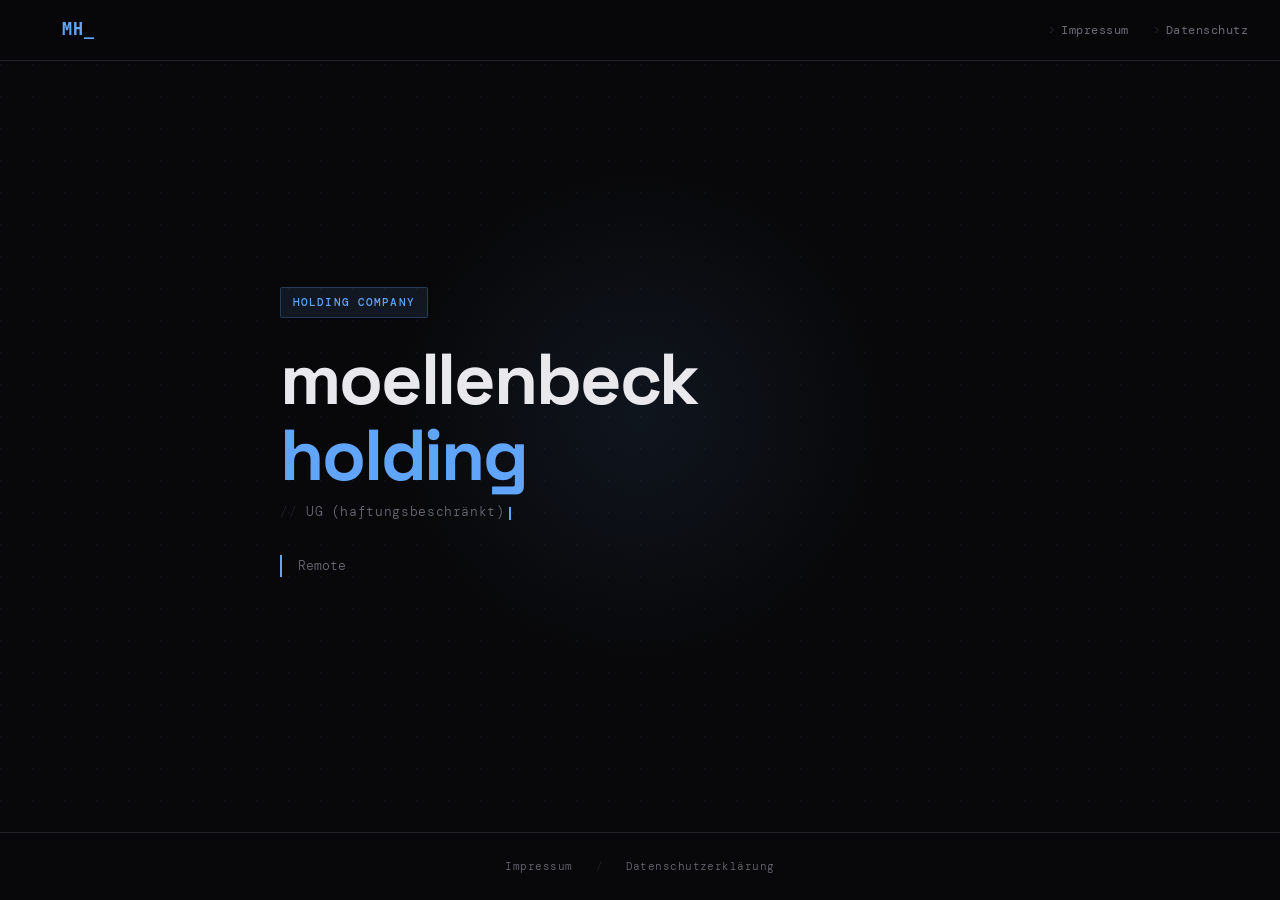
<file: index.html>
<!DOCTYPE html>
<html lang="de">
<head>
  <meta charset="UTF-8">
  <meta name="viewport" content="width=device-width, initial-scale=1.0">
  <meta name="description" content="moellenbeck-holding UG — Holding Company">
  <meta name="theme-color" content="#08080a">

  <meta property="og:type" content="website">
  <meta property="og:url" content="https://moellenbeck-holding.de/">
  <meta property="og:title" content="moellenbeck-holding UG (haftungsbeschränkt)">
  <meta property="og:description" content="moellenbeck-holding UG — Holding Company">
  <meta property="og:image" content="https://moellenbeck-holding.de/assets/og-image.png">
  <meta property="og:image:width" content="1200">
  <meta property="og:image:height" content="630">
  <meta property="og:image:alt" content="moellenbeck-holding UG — Holding Company">
  <meta property="og:locale" content="de_DE">
  <meta name="twitter:card" content="summary_large_image">
  <meta name="twitter:title" content="moellenbeck-holding UG (haftungsbeschränkt)">
  <meta name="twitter:description" content="moellenbeck-holding UG — Holding Company">
  <meta name="twitter:image" content="https://moellenbeck-holding.de/assets/og-image.png">

  <title>moellenbeck-holding UG (haftungsbeschränkt)</title>
  <link rel="icon" href="assets/favicon.ico" sizes="48x48">
  <link rel="icon" href="assets/mh_favicon.svg" type="image/svg+xml">
  <link rel="icon" href="assets/favicon-16x16.png" sizes="16x16" type="image/png">
  <link rel="icon" href="assets/favicon-32x32.png" sizes="32x32" type="image/png">
  <link rel="icon" href="assets/favicon-192x192.png" sizes="192x192" type="image/png">
  <link rel="icon" href="assets/favicon-512x512.png" sizes="512x512" type="image/png">
  <link rel="apple-touch-icon" href="assets/favicon-180x180.png">
  <link rel="stylesheet" href="style.css">
</head>
<body>
  <nav>
    <a class="logo" href="index.html"><img src="assets/mh_variante1.svg" alt="MH_" height="28"></a>
    <div class="nav-links">
      <a href="impressum.html">Impressum</a>
      <a href="datenschutz.html">Datenschutz</a>
    </div>
  </nav>

  <main class="hero-wrapper">
    <div class="hero">
      <div class="tag">Holding Company</div>
      <h1>moellenbeck<span>holding</span></h1>
      <div class="suffix">UG (haftungsbeschränkt)<span class="cursor"></span></div>
      <div class="address">
        Remote
      </div>
    </div>
  </main>

  <footer>
    <a href="impressum.html">Impressum</a>
    <span class="separator">/</span>
    <a href="datenschutz.html">Datenschutzerklärung</a>
  </footer>
</body>
</html>
</file>
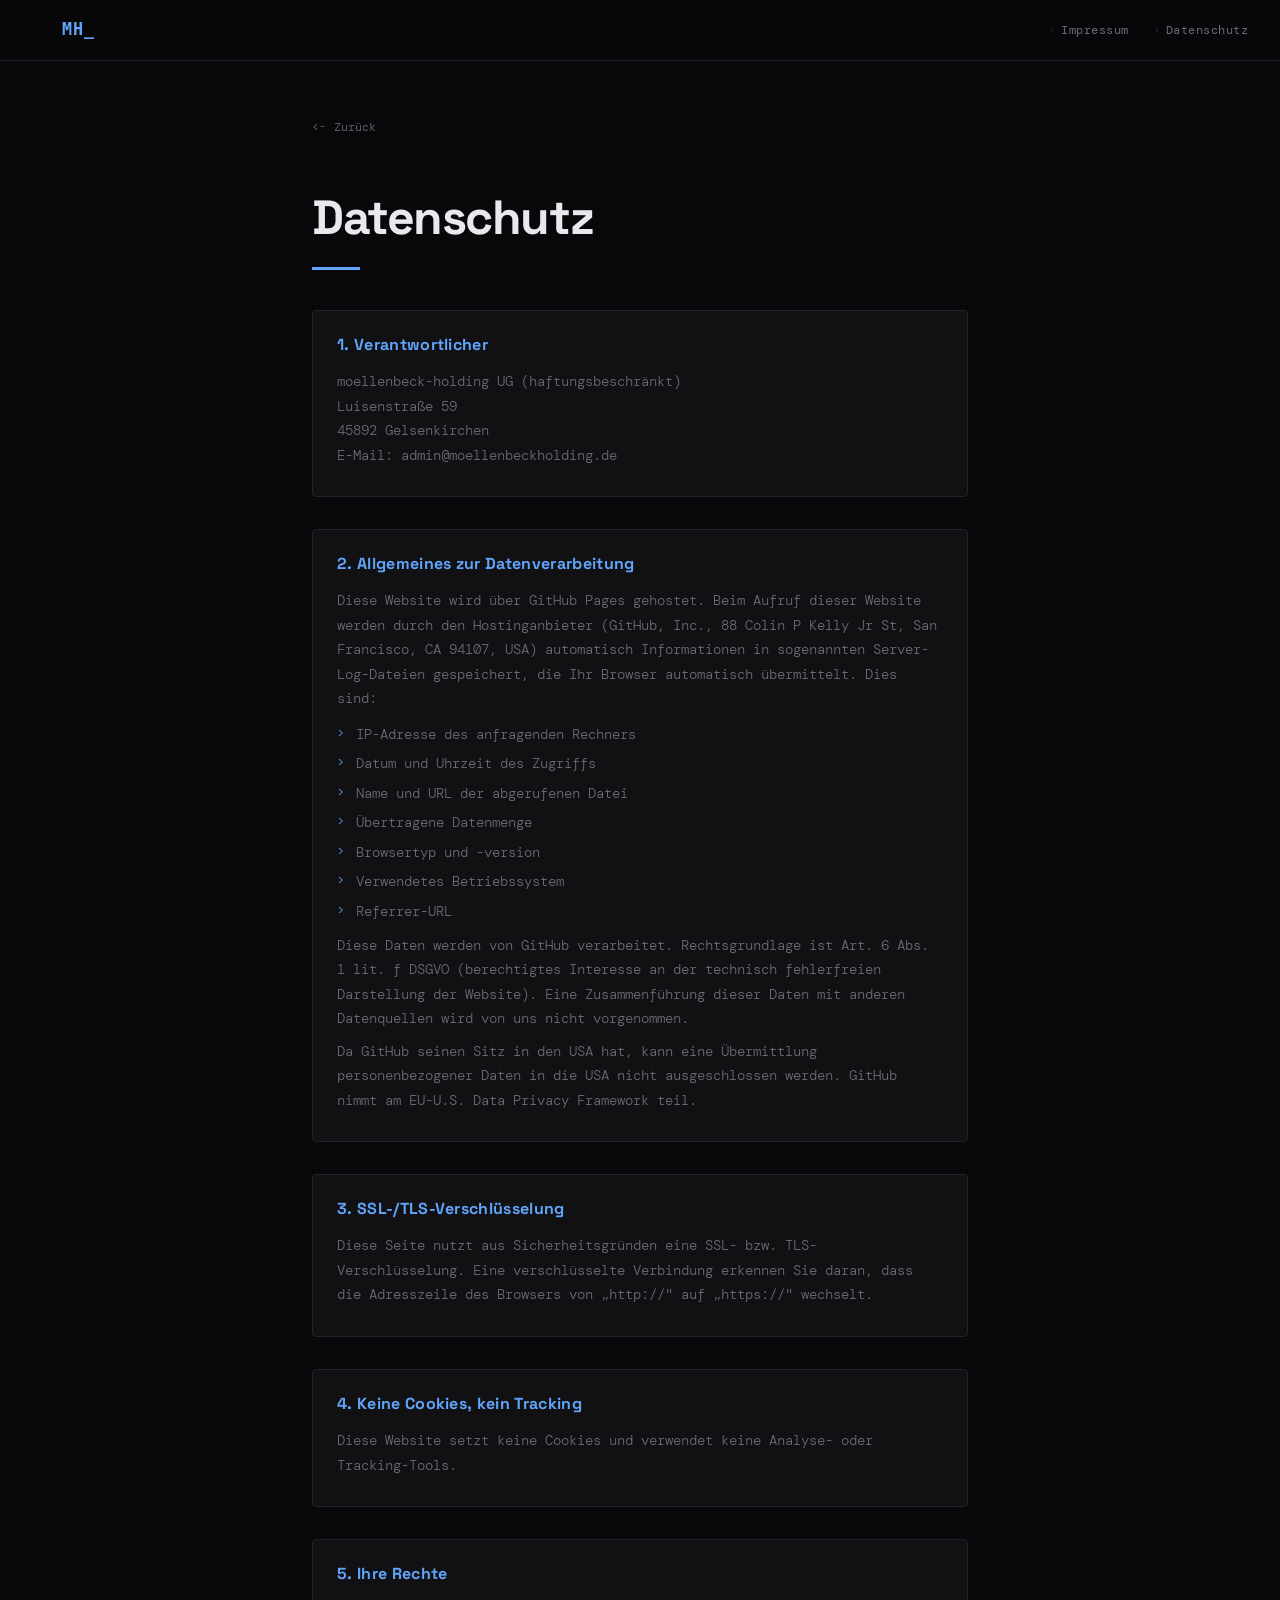
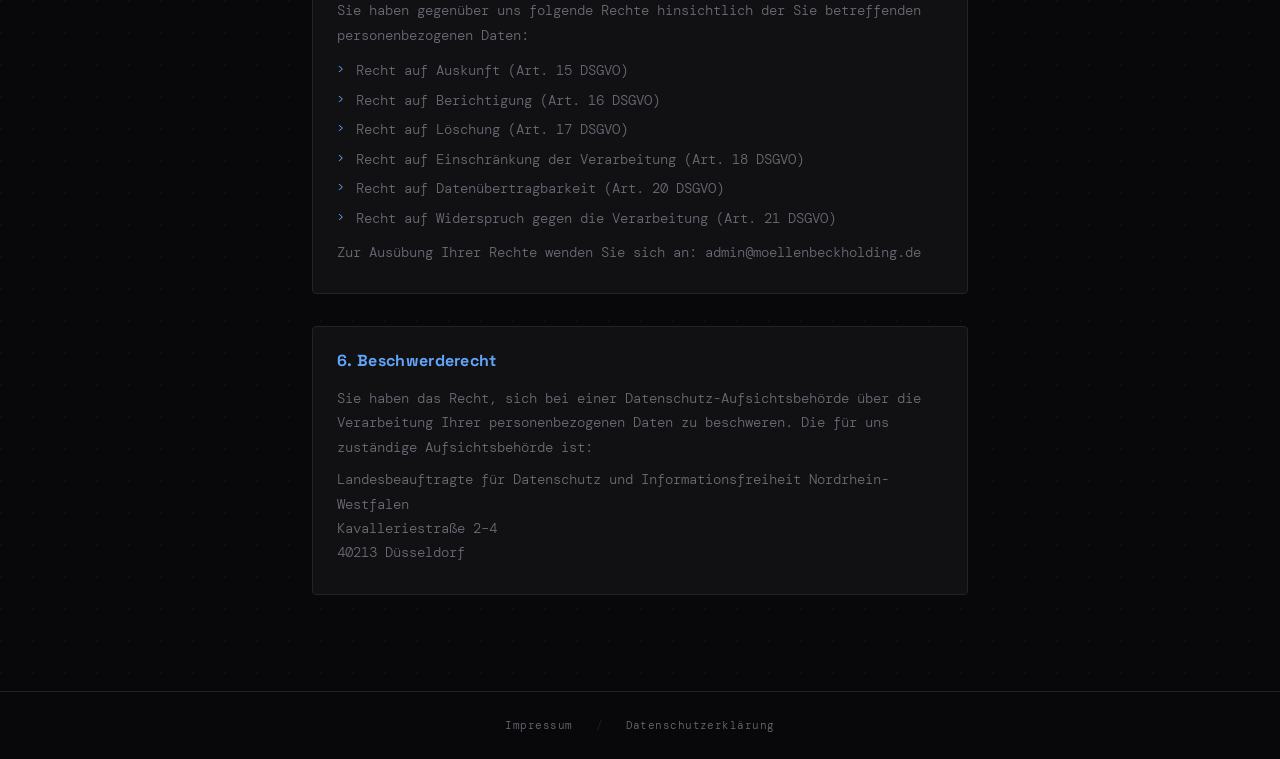
<file: datenschutz.html>
<!DOCTYPE html>
<html lang="de">
<head>
  <meta charset="UTF-8">
  <meta name="viewport" content="width=device-width, initial-scale=1.0">
  <title>Datenschutzerklärung – moellenbeck-holding UG (haftungsbeschränkt)</title>
  <link rel="icon" href="assets/favicon.ico" sizes="48x48">
  <link rel="icon" href="assets/mh_favicon.svg" type="image/svg+xml">
  <link rel="icon" href="assets/favicon-16x16.png" sizes="16x16" type="image/png">
  <link rel="icon" href="assets/favicon-32x32.png" sizes="32x32" type="image/png">
  <link rel="icon" href="assets/favicon-192x192.png" sizes="192x192" type="image/png">
  <link rel="icon" href="assets/favicon-512x512.png" sizes="512x512" type="image/png">
  <link rel="apple-touch-icon" href="assets/favicon-180x180.png">
  <link rel="stylesheet" href="style.css">
</head>
<body>
  <nav>
    <a class="logo" href="index.html"><img src="assets/mh_variante1.svg" alt="MH_" height="28"></a>
    <div class="nav-links">
      <a href="impressum.html">Impressum</a>
      <a href="datenschutz.html">Datenschutz</a>
    </div>
  </nav>

  <div class="page-wrapper">
    <a class="page-back" href="index.html">Zurück</a>
    <h1 class="page-title">Datenschutz</h1>
    <hr class="page-title-line">

    <div class="section">
      <h2>1. Verantwortlicher</h2>
      <p>
        moellenbeck-holding UG (haftungsbeschränkt)<br>
        Luisenstraße 59<br>
        45892 Gelsenkirchen<br>
        E-Mail: admin@moellenbeckholding.de
      </p>
    </div>

    <div class="section">
      <h2>2. Allgemeines zur Datenverarbeitung</h2>
      <p>
        Diese Website wird über GitHub Pages gehostet. Beim Aufruf dieser Website werden durch den Hostinganbieter (GitHub, Inc., 88 Colin P Kelly Jr St, San Francisco, CA 94107, USA) automatisch Informationen in sogenannten Server-Log-Dateien gespeichert, die Ihr Browser automatisch übermittelt. Dies sind:
      </p>
      <ul>
        <li>IP-Adresse des anfragenden Rechners</li>
        <li>Datum und Uhrzeit des Zugriffs</li>
        <li>Name und URL der abgerufenen Datei</li>
        <li>Übertragene Datenmenge</li>
        <li>Browsertyp und -version</li>
        <li>Verwendetes Betriebssystem</li>
        <li>Referrer-URL</li>
      </ul>
      <p>
        Diese Daten werden von GitHub verarbeitet. Rechtsgrundlage ist Art. 6 Abs. 1 lit. f DSGVO (berechtigtes Interesse an der technisch fehlerfreien Darstellung der Website). Eine Zusammenführung dieser Daten mit anderen Datenquellen wird von uns nicht vorgenommen.
      </p>
      <p>
        Da GitHub seinen Sitz in den USA hat, kann eine Übermittlung personenbezogener Daten in die USA nicht ausgeschlossen werden. GitHub nimmt am EU-U.S. Data Privacy Framework teil.
      </p>
    </div>

    <div class="section">
      <h2>3. SSL-/TLS-Verschlüsselung</h2>
      <p>
        Diese Seite nutzt aus Sicherheitsgründen eine SSL- bzw. TLS-Verschlüsselung. Eine verschlüsselte Verbindung erkennen Sie daran, dass die Adresszeile des Browsers von „http://" auf „https://" wechselt.
      </p>
    </div>

    <div class="section">
      <h2>4. Keine Cookies, kein Tracking</h2>
      <p>
        Diese Website setzt keine Cookies und verwendet keine Analyse- oder Tracking-Tools.
      </p>
    </div>

    <div class="section">
      <h2>5. Ihre Rechte</h2>
      <p>Sie haben gegenüber uns folgende Rechte hinsichtlich der Sie betreffenden personenbezogenen Daten:</p>
      <ul>
        <li>Recht auf Auskunft (Art. 15 DSGVO)</li>
        <li>Recht auf Berichtigung (Art. 16 DSGVO)</li>
        <li>Recht auf Löschung (Art. 17 DSGVO)</li>
        <li>Recht auf Einschränkung der Verarbeitung (Art. 18 DSGVO)</li>
        <li>Recht auf Datenübertragbarkeit (Art. 20 DSGVO)</li>
        <li>Recht auf Widerspruch gegen die Verarbeitung (Art. 21 DSGVO)</li>
      </ul>
      <p>
        Zur Ausübung Ihrer Rechte wenden Sie sich an: admin@moellenbeckholding.de
      </p>
    </div>

    <div class="section">
      <h2>6. Beschwerderecht</h2>
      <p>
        Sie haben das Recht, sich bei einer Datenschutz-Aufsichtsbehörde über die Verarbeitung Ihrer personenbezogenen Daten zu beschweren. Die für uns zuständige Aufsichtsbehörde ist:
      </p>
      <p>
        Landesbeauftragte für Datenschutz und Informationsfreiheit Nordrhein-Westfalen<br>
        Kavalleriestraße 2–4<br>
        40213 Düsseldorf
      </p>
    </div>
  </div>

  <footer>
    <a href="impressum.html">Impressum</a>
    <span class="separator">/</span>
    <a href="datenschutz.html">Datenschutzerklärung</a>
  </footer>
</body>
</html>
</file>
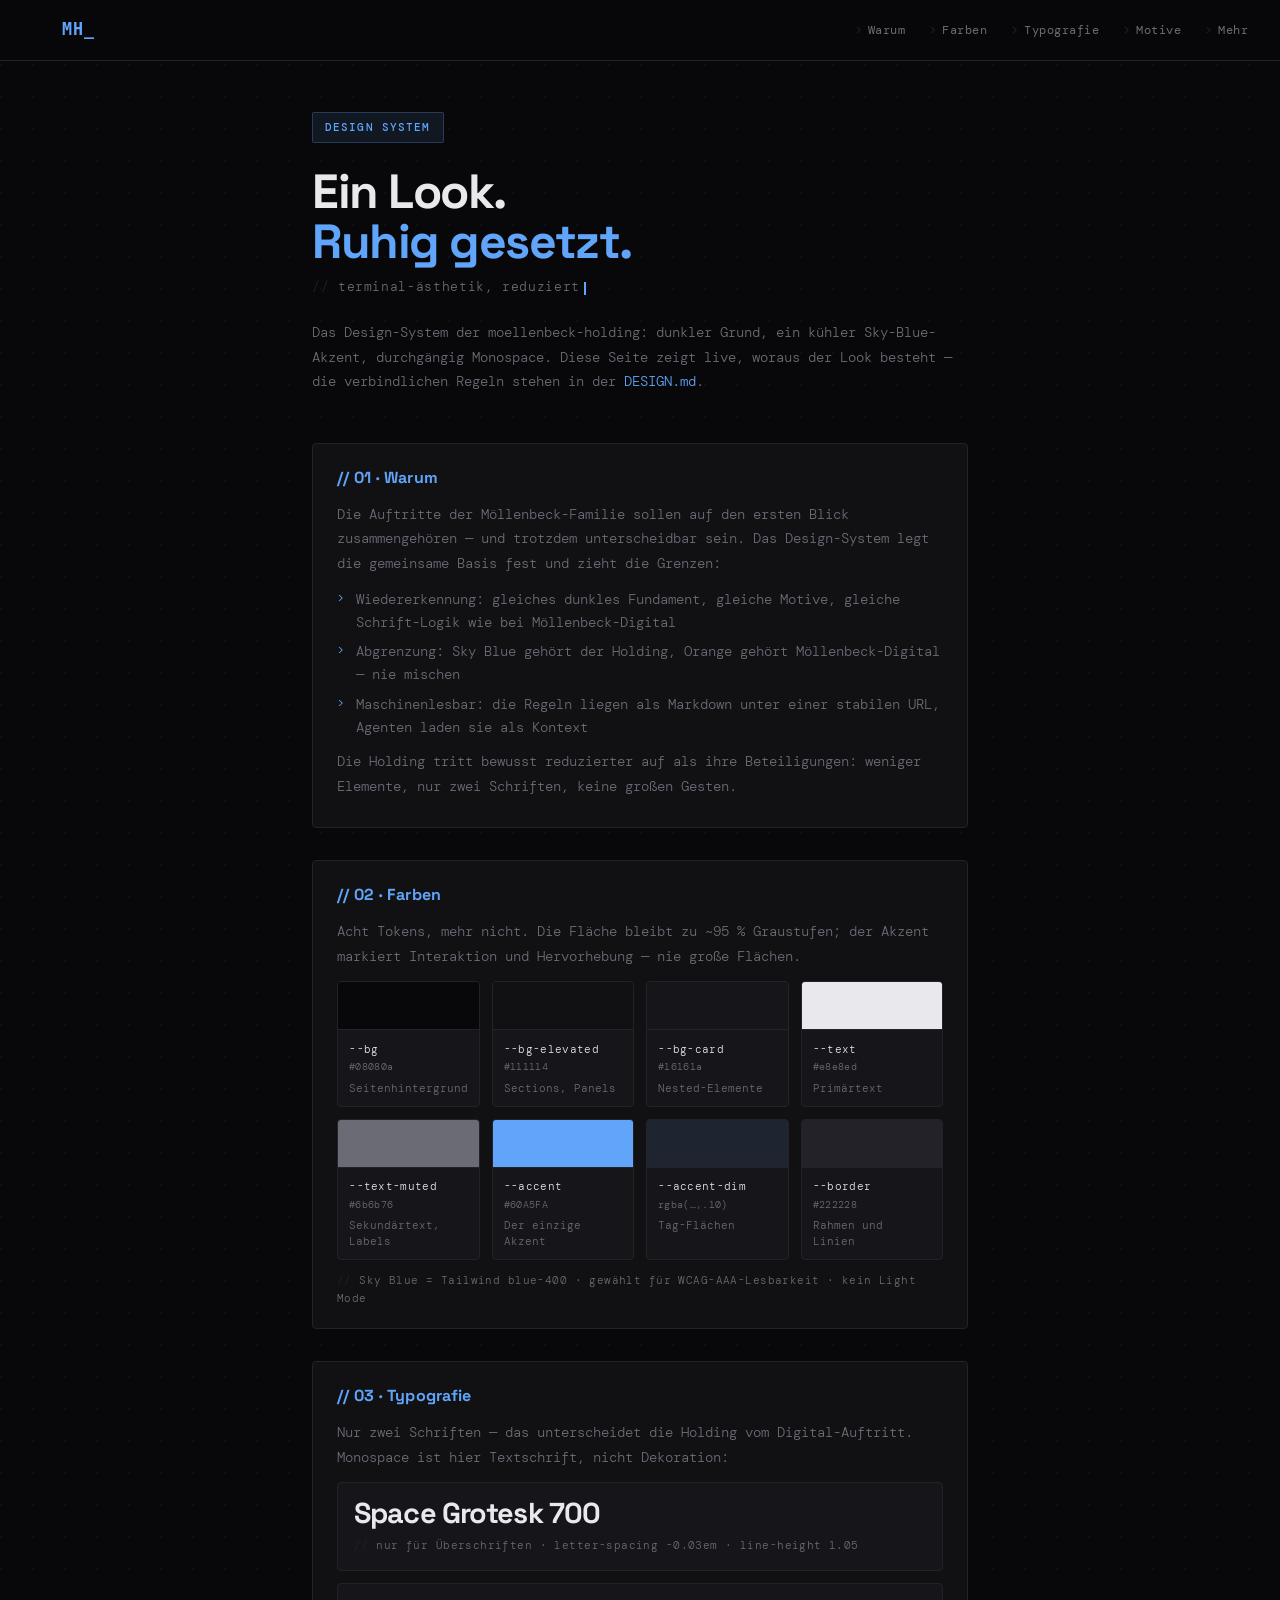
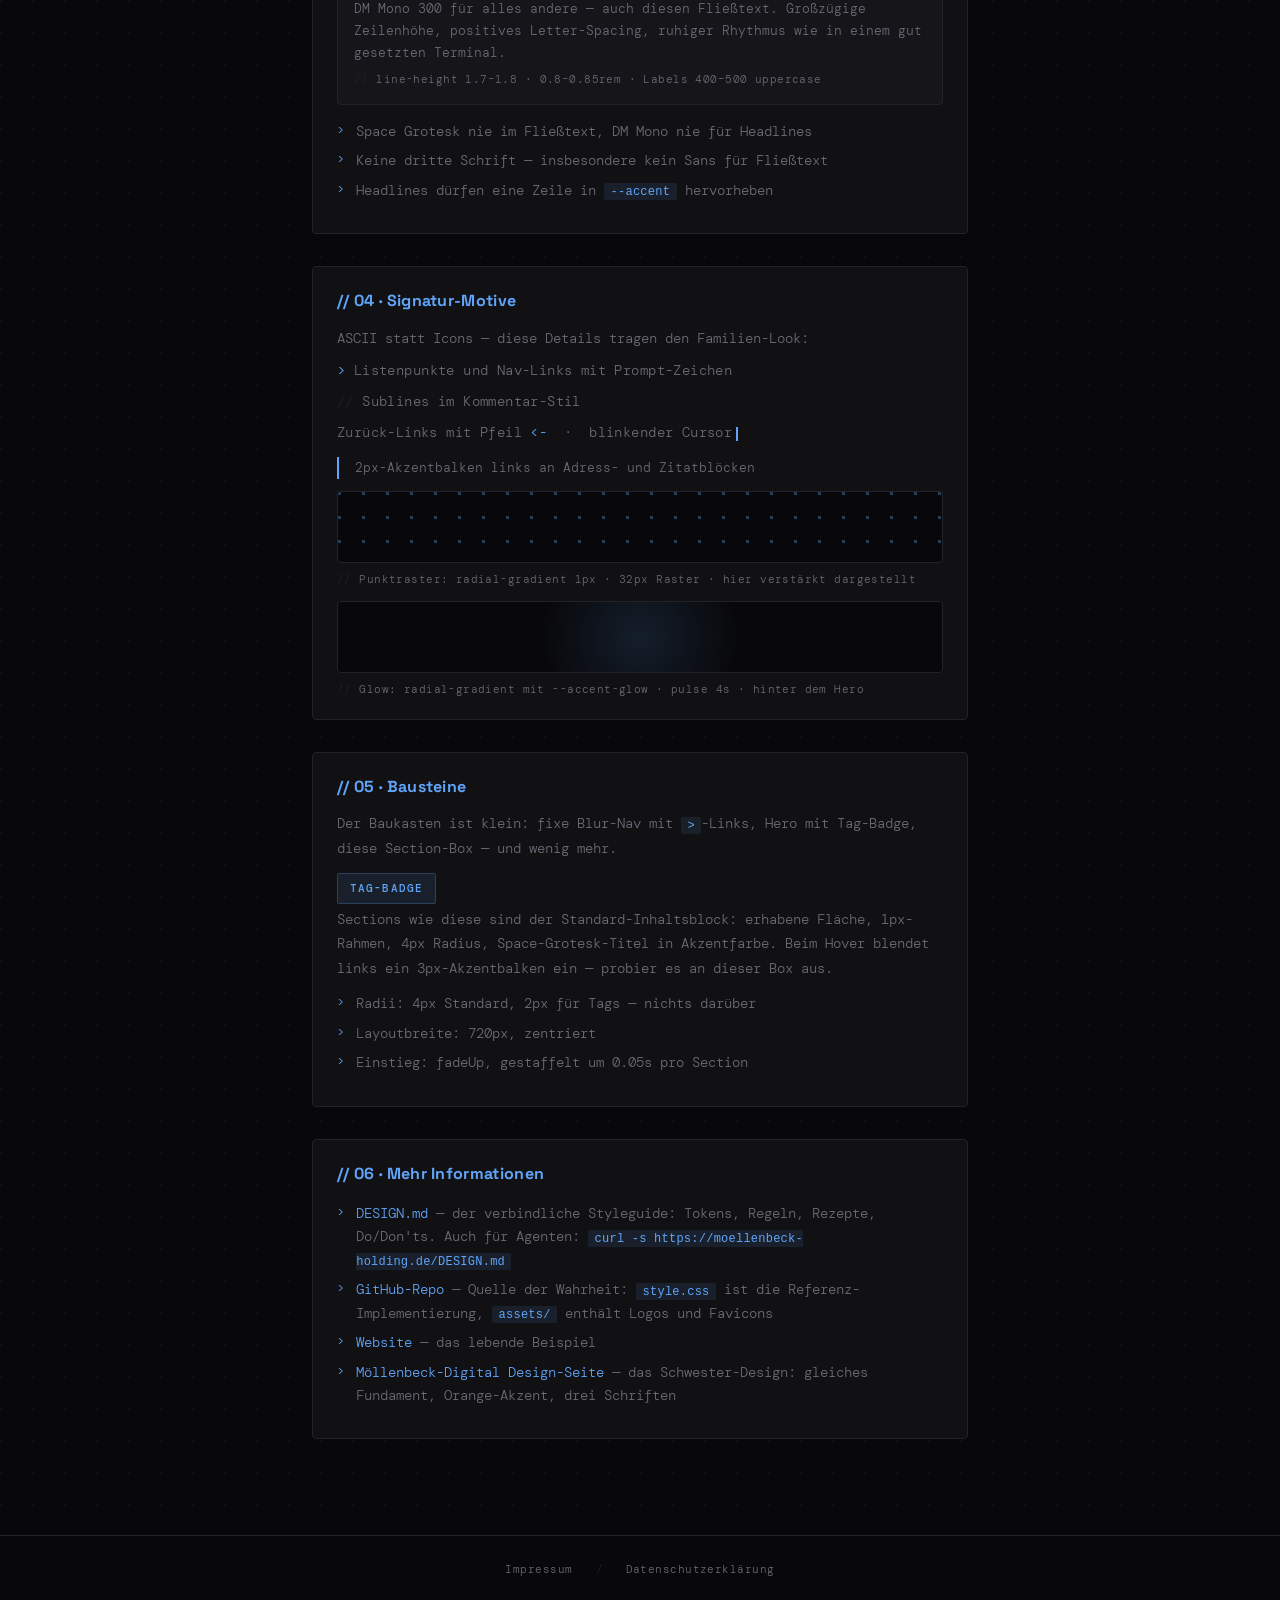
<file: design.html>
<!DOCTYPE html>
<html lang="de">
<head>
  <meta charset="UTF-8">
  <meta name="viewport" content="width=device-width, initial-scale=1.0">
  <meta name="description" content="Das Design-System der moellenbeck-holding — Farben, Typografie, Motive und Bausteine.">
  <meta name="robots" content="noindex, nofollow">
  <meta name="theme-color" content="#08080a">

  <title>Design-System — moellenbeck-holding</title>
  <link rel="icon" href="assets/favicon.ico" sizes="48x48">
  <link rel="icon" href="assets/mh_favicon.svg" type="image/svg+xml">
  <link rel="stylesheet" href="style.css">
  <style>
    /* ---- seitenspezifisch: Design-Showcase ---- */

    .design-wrapper {
      flex: 1;
      padding: 7rem 2rem 4rem;
      max-width: 720px;
      margin: 0 auto;
      width: 100%;
    }

    .design-hero { margin-bottom: 3rem; }

    .design-hero .tag {
      display: inline-block;
      font-size: 0.7rem;
      font-weight: 500;
      color: var(--accent);
      background: var(--accent-dim);
      border: 1px solid rgba(96, 165, 250, 0.25);
      padding: 0.3rem 0.75rem;
      border-radius: 2px;
      letter-spacing: 0.1em;
      text-transform: uppercase;
      margin-bottom: 1.5rem;
      animation: fadeUp 0.6s ease-out 0.2s both;
    }

    .design-hero h1 {
      font-family: var(--display);
      font-weight: 700;
      font-size: clamp(2rem, 5vw, 3rem);
      line-height: 1.05;
      letter-spacing: -0.03em;
      color: var(--text);
      margin-bottom: 0.5rem;
      animation: fadeUp 0.6s ease-out 0.35s both;
    }

    .design-hero h1 span { display: block; color: var(--accent); }

    .design-hero .suffix {
      font-size: 0.8rem;
      font-weight: 300;
      color: var(--text-muted);
      letter-spacing: 0.05em;
      margin-bottom: 1.5rem;
      animation: fadeUp 0.6s ease-out 0.5s both;
    }

    .design-hero .suffix::before { content: '// '; color: var(--border); }

    .design-hero p.lead {
      font-size: 0.85rem;
      color: var(--text-muted);
      line-height: 1.8;
      margin-bottom: 0;
      animation: fadeUp 0.6s ease-out 0.6s both;
    }

    .design-hero p.lead a { color: var(--accent); text-decoration: none; }
    .design-hero p.lead a:hover { opacity: 0.7; }

    /* Farbfelder */
    .swatch-grid {
      display: grid;
      grid-template-columns: repeat(auto-fit, minmax(140px, 1fr));
      gap: 0.75rem;
      margin: 0.75rem 0;
    }

    .swatch {
      border: 1px solid var(--border);
      border-radius: 4px;
      overflow: hidden;
      background: var(--bg-card);
    }

    .swatch .chip { height: 48px; border-bottom: 1px solid var(--border); }

    .swatch .meta { padding: 0.6rem 0.7rem; }

    .swatch .meta .token {
      display: block;
      font-size: 0.68rem;
      color: var(--text);
      letter-spacing: 0.03em;
    }

    .swatch .meta .value {
      display: block;
      font-size: 0.64rem;
      color: var(--text-muted);
      letter-spacing: 0.03em;
      margin-bottom: 0.25rem;
    }

    .swatch .meta .desc {
      display: block;
      font-size: 0.68rem;
      color: var(--text-muted);
      line-height: 1.5;
    }

    /* Typo-Proben */
    .type-sample {
      padding: 0.9rem 1rem;
      border: 1px solid var(--border);
      border-radius: 4px;
      background: var(--bg-card);
      margin: 0.75rem 0;
    }

    .type-sample .sample-display {
      font-family: var(--display);
      font-weight: 700;
      font-size: 1.8rem;
      letter-spacing: -0.03em;
      line-height: 1.1;
      color: var(--text);
      margin-bottom: 0.25rem;
    }

    .type-sample .sample-mono {
      font-size: 0.8rem;
      font-weight: 300;
      color: var(--text-muted);
      line-height: 1.7;
    }

    .spec {
      display: block;
      font-size: 0.66rem;
      color: var(--text-muted);
      letter-spacing: 0.04em;
      margin-top: 0.5rem;
    }

    .spec::before { content: '// '; color: var(--border); }

    /* Motiv-Demos */
    .motif-demo {
      font-size: 0.85rem;
      color: var(--text);
      letter-spacing: 0.03em;
      margin-bottom: 0.4rem !important;
    }

    .motif-demo .dim { color: var(--border); }
    .motif-demo .hi  { color: var(--accent); }

    .cursor-demo {
      display: inline-block;
      width: 2px;
      height: 1em;
      background: var(--accent);
      margin-left: 4px;
      vertical-align: text-bottom;
      animation: blink 1s step-end infinite;
    }

    .status-demo {
      display: inline-flex;
      align-items: center;
      gap: 0.4rem;
      font-size: 0.7rem;
      color: var(--text-muted);
      letter-spacing: 0.08em;
      text-transform: uppercase;
      margin-right: 1.25rem;
    }

    .status-demo::before {
      content: '';
      width: 6px;
      height: 6px;
      border-radius: 50%;
      background: var(--accent);
      box-shadow: 0 0 8px var(--accent-glow);
    }

    .dotgrid-demo {
      height: 72px;
      border: 1px solid var(--border);
      border-radius: 4px;
      background-color: var(--bg);
      background-image: radial-gradient(circle at 1.5px 1.5px, rgba(96, 165, 250, 0.35) 1.5px, transparent 0);
      background-size: 24px 24px;
      margin: 0.75rem 0 0.25rem;
    }

    .glow-demo {
      position: relative;
      height: 72px;
      border: 1px solid var(--border);
      border-radius: 4px;
      background: var(--bg);
      overflow: hidden;
      margin: 0.75rem 0 0.25rem;
    }

    .glow-demo::before {
      content: '';
      position: absolute;
      top: 50%; left: 50%;
      transform: translate(-50%, -50%);
      width: 200px; height: 200px;
      background: radial-gradient(circle, var(--accent-glow) 0%, transparent 70%);
      opacity: 0.5;
      animation: pulse 4s ease-in-out infinite alternate;
    }

    .tag-demo {
      display: inline-block;
      font-size: 0.7rem;
      font-weight: 500;
      color: var(--accent);
      background: var(--accent-dim);
      border: 1px solid rgba(96, 165, 250, 0.25);
      padding: 0.3rem 0.75rem;
      border-radius: 2px;
      letter-spacing: 0.1em;
      text-transform: uppercase;
      margin: 0.25rem 0;
    }

    .address-demo {
      font-size: 0.8rem;
      color: var(--text-muted);
      border-left: 2px solid var(--accent);
      padding-left: 1rem;
      margin: 0.75rem 0 0.25rem;
    }

    code.inline {
      font-size: 0.75rem;
      color: var(--accent);
      background: var(--accent-dim);
      padding: 0.1rem 0.4rem;
      border-radius: 2px;
      letter-spacing: 0.02em;
    }

    .section a { color: var(--accent); text-decoration: none; }
    .section a:hover { opacity: 0.7; }
  </style>
</head>
<body>
  <nav>
    <a class="logo" href="index.html"><img src="assets/mh_variante1.svg" alt="MH_" height="28"></a>
    <div class="nav-links">
      <a href="#warum">Warum</a>
      <a href="#farben">Farben</a>
      <a href="#typografie">Typografie</a>
      <a href="#motive">Motive</a>
      <a href="#mehr">Mehr</a>
    </div>
  </nav>

  <main class="design-wrapper">
    <!-- HERO -->
    <header class="design-hero">
      <div class="tag">Design System</div>
      <h1>Ein Look.<span>Ruhig gesetzt.</span></h1>
      <div class="suffix">terminal-ästhetik, reduziert<span class="cursor-demo"></span></div>
      <p class="lead">
        Das Design-System der moellenbeck-holding: dunkler Grund, ein kühler
        Sky-Blue-Akzent, durchgängig Monospace. Diese Seite zeigt live, woraus
        der Look besteht — die verbindlichen Regeln stehen in der
        <a href="https://moellenbeck-holding.de/DESIGN.md">DESIGN.md</a>.
      </p>
    </header>

    <!-- WARUM -->
    <div class="section" id="warum">
      <h2>// 01 · Warum</h2>
      <p>
        Die Auftritte der Möllenbeck-Familie sollen auf den ersten Blick
        zusammengehören — und trotzdem unterscheidbar sein. Das Design-System
        legt die gemeinsame Basis fest und zieht die Grenzen:
      </p>
      <ul>
        <li>Wiedererkennung: gleiches dunkles Fundament, gleiche Motive, gleiche Schrift-Logik wie bei Möllenbeck-Digital</li>
        <li>Abgrenzung: Sky Blue gehört der Holding, Orange gehört Möllenbeck-Digital — nie mischen</li>
        <li>Maschinenlesbar: die Regeln liegen als Markdown unter einer stabilen URL, Agenten laden sie als Kontext</li>
      </ul>
      <p>
        Die Holding tritt bewusst reduzierter auf als ihre Beteiligungen:
        weniger Elemente, nur zwei Schriften, keine großen Gesten.
      </p>
    </div>

    <!-- FARBEN -->
    <div class="section" id="farben">
      <h2>// 02 · Farben</h2>
      <p>
        Acht Tokens, mehr nicht. Die Fläche bleibt zu ~95&nbsp;% Graustufen;
        der Akzent markiert Interaktion und Hervorhebung — nie große Flächen.
      </p>
      <div class="swatch-grid">
        <div class="swatch">
          <div class="chip" style="background:#08080a"></div>
          <div class="meta">
            <span class="token">--bg</span>
            <span class="value">#08080a</span>
            <span class="desc">Seitenhintergrund</span>
          </div>
        </div>
        <div class="swatch">
          <div class="chip" style="background:#111114"></div>
          <div class="meta">
            <span class="token">--bg-elevated</span>
            <span class="value">#111114</span>
            <span class="desc">Sections, Panels</span>
          </div>
        </div>
        <div class="swatch">
          <div class="chip" style="background:#16161a"></div>
          <div class="meta">
            <span class="token">--bg-card</span>
            <span class="value">#16161a</span>
            <span class="desc">Nested-Elemente</span>
          </div>
        </div>
        <div class="swatch">
          <div class="chip" style="background:#e8e8ed"></div>
          <div class="meta">
            <span class="token">--text</span>
            <span class="value">#e8e8ed</span>
            <span class="desc">Primärtext</span>
          </div>
        </div>
        <div class="swatch">
          <div class="chip" style="background:#6b6b76"></div>
          <div class="meta">
            <span class="token">--text-muted</span>
            <span class="value">#6b6b76</span>
            <span class="desc">Sekundärtext, Labels</span>
          </div>
        </div>
        <div class="swatch">
          <div class="chip" style="background:#60A5FA"></div>
          <div class="meta">
            <span class="token">--accent</span>
            <span class="value">#60A5FA</span>
            <span class="desc">Der einzige Akzent</span>
          </div>
        </div>
        <div class="swatch">
          <div class="chip" style="background:rgba(96,165,250,0.10)"></div>
          <div class="meta">
            <span class="token">--accent-dim</span>
            <span class="value">rgba(&hellip;,.10)</span>
            <span class="desc">Tag-Flächen</span>
          </div>
        </div>
        <div class="swatch">
          <div class="chip" style="background:#222228"></div>
          <div class="meta">
            <span class="token">--border</span>
            <span class="value">#222228</span>
            <span class="desc">Rahmen und Linien</span>
          </div>
        </div>
      </div>
      <span class="spec">Sky Blue = Tailwind blue-400 · gewählt für WCAG-AAA-Lesbarkeit · kein Light Mode</span>
    </div>

    <!-- TYPOGRAFIE -->
    <div class="section" id="typografie">
      <h2>// 03 · Typografie</h2>
      <p>
        Nur zwei Schriften — das unterscheidet die Holding vom
        Digital-Auftritt. Monospace ist hier Textschrift, nicht Dekoration:
      </p>
      <div class="type-sample">
        <div class="sample-display">Space Grotesk 700</div>
        <span class="spec">nur für Überschriften · letter-spacing -0.03em · line-height 1.05</span>
      </div>
      <div class="type-sample">
        <p class="sample-mono">DM Mono 300 für alles andere — auch diesen Fließtext. Großzügige Zeilenhöhe, positives Letter-Spacing, ruhiger Rhythmus wie in einem gut gesetzten Terminal.</p>
        <span class="spec">line-height 1.7&ndash;1.8 · 0.8&ndash;0.85rem · Labels 400&ndash;500 uppercase</span>
      </div>
      <ul>
        <li>Space Grotesk nie im Fließtext, DM Mono nie für Headlines</li>
        <li>Keine dritte Schrift — insbesondere kein Sans für Fließtext</li>
        <li>Headlines dürfen eine Zeile in <code class="inline">--accent</code> hervorheben</li>
      </ul>
    </div>

    <!-- MOTIVE -->
    <div class="section" id="motive">
      <h2>// 04 · Signatur-Motive</h2>
      <p>ASCII statt Icons — diese Details tragen den Familien-Look:</p>
      <p class="motif-demo"><span class="hi">&gt;</span> Listenpunkte und Nav-Links mit Prompt-Zeichen</p>
      <p class="motif-demo"><span class="dim">//</span> Sublines im Kommentar-Stil</p>
      <p class="motif-demo">Zurück-Links mit Pfeil <span class="hi">&lt;-</span> &nbsp;·&nbsp; blinkender Cursor<span class="cursor-demo"></span></p>
      <div class="address-demo">2px-Akzentbalken links an Adress- und Zitatblöcken</div>
      <div class="dotgrid-demo" role="img" aria-label="Punktraster-Demo"></div>
      <span class="spec">Punktraster: radial-gradient 1px · 32px Raster · hier verstärkt dargestellt</span>
      <div class="glow-demo" role="img" aria-label="Glow-Demo"></div>
      <span class="spec">Glow: radial-gradient mit --accent-glow · pulse 4s · hinter dem Hero</span>
    </div>

    <!-- BAUSTEINE -->
    <div class="section" id="bausteine">
      <h2>// 05 · Bausteine</h2>
      <p>
        Der Baukasten ist klein: fixe Blur-Nav mit <code class="inline">&gt;</code>-Links,
        Hero mit Tag-Badge, diese Section-Box &mdash; und wenig mehr.
      </p>
      <div class="tag-demo">Tag-Badge</div>
      <p>
        Sections wie diese sind der Standard-Inhaltsblock: erhabene Fläche,
        1px-Rahmen, 4px Radius, Space-Grotesk-Titel in Akzentfarbe. Beim Hover blendet
        links ein 3px-Akzentbalken ein &mdash; probier es an dieser Box aus.
      </p>
      <ul>
        <li>Radii: 4px Standard, 2px für Tags &mdash; nichts darüber</li>
        <li>Layoutbreite: 720px, zentriert</li>
        <li>Einstieg: fadeUp, gestaffelt um 0.05s pro Section</li>
      </ul>
    </div>

    <!-- MEHR -->
    <div class="section" id="mehr">
      <h2>// 06 · Mehr Informationen</h2>
      <ul>
        <li>
          <a href="https://moellenbeck-holding.de/DESIGN.md">DESIGN.md</a> &mdash;
          der verbindliche Styleguide: Tokens, Regeln, Rezepte, Do/Don'ts.
          Auch für Agenten: <code class="inline">curl -s https://moellenbeck-holding.de/DESIGN.md</code>
        </li>
        <li>
          <a href="https://github.com/diemoellies/moellenbeck-holding.github.io">GitHub-Repo</a> &mdash;
          Quelle der Wahrheit: <code class="inline">style.css</code> ist die
          Referenz-Implementierung, <code class="inline">assets/</code> enthält Logos und Favicons
        </li>
        <li>
          <a href="index.html">Website</a> &mdash; das lebende Beispiel
        </li>
        <li>
          <a href="https://moellenbeck-digital.io/design.html">Möllenbeck-Digital Design-Seite</a> &mdash;
          das Schwester-Design: gleiches Fundament, Orange-Akzent, drei Schriften
        </li>
      </ul>
    </div>
  </main>

  <footer>
    <a href="impressum.html">Impressum</a>
    <span class="separator">/</span>
    <a href="datenschutz.html">Datenschutzerklärung</a>
  </footer>
</body>
</html>
</file>
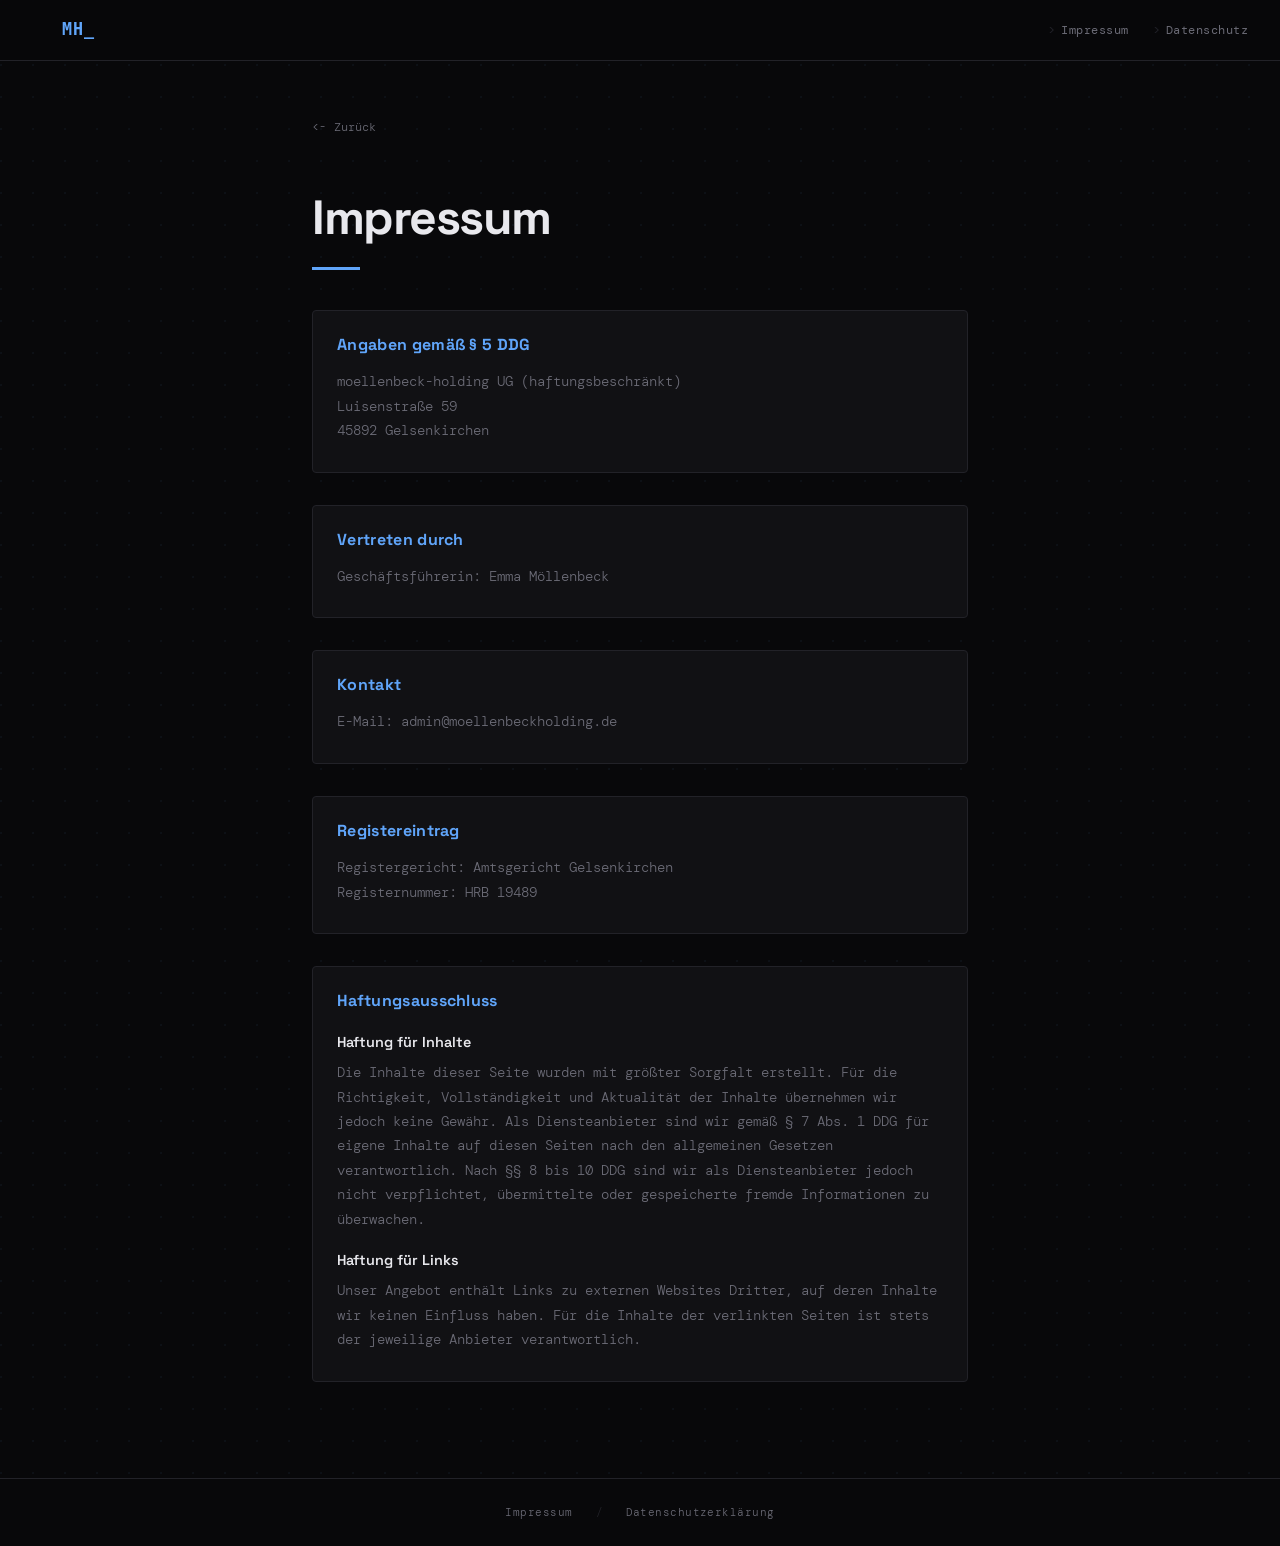
<file: impressum.html>
<!DOCTYPE html>
<html lang="de">
<head>
  <meta charset="UTF-8">
  <meta name="viewport" content="width=device-width, initial-scale=1.0">
  <title>Impressum – moellenbeck-holding UG (haftungsbeschränkt)</title>
  <link rel="icon" href="assets/favicon.ico" sizes="48x48">
  <link rel="icon" href="assets/mh_favicon.svg" type="image/svg+xml">
  <link rel="icon" href="assets/favicon-16x16.png" sizes="16x16" type="image/png">
  <link rel="icon" href="assets/favicon-32x32.png" sizes="32x32" type="image/png">
  <link rel="icon" href="assets/favicon-192x192.png" sizes="192x192" type="image/png">
  <link rel="icon" href="assets/favicon-512x512.png" sizes="512x512" type="image/png">
  <link rel="apple-touch-icon" href="assets/favicon-180x180.png">
  <link rel="stylesheet" href="style.css">
</head>
<body>
  <nav>
    <a class="logo" href="index.html"><img src="assets/mh_variante1.svg" alt="MH_" height="28"></a>
    <div class="nav-links">
      <a href="impressum.html">Impressum</a>
      <a href="datenschutz.html">Datenschutz</a>
    </div>
  </nav>

  <div class="page-wrapper">
    <a class="page-back" href="index.html">Zurück</a>
    <h1 class="page-title">Impressum</h1>
    <hr class="page-title-line">

    <div class="section">
      <h2>Angaben gemäß § 5 DDG</h2>
      <p>
        moellenbeck-holding UG (haftungsbeschränkt)<br>
        Luisenstraße 59<br>
        45892 Gelsenkirchen
      </p>
    </div>

    <div class="section">
      <h2>Vertreten durch</h2>
      <p>Geschäftsführerin: Emma Möllenbeck</p>
    </div>

    <div class="section">
      <h2>Kontakt</h2>
      <p>E-Mail: admin@moellenbeckholding.de</p>
    </div>

    <div class="section">
      <h2>Registereintrag</h2>
      <p>
        Registergericht: Amtsgericht Gelsenkirchen<br>
        Registernummer: HRB 19489
      </p>
    </div>

    <div class="section">
      <h2>Haftungsausschluss</h2>
      <h3>Haftung für Inhalte</h3>
      <p>
        Die Inhalte dieser Seite wurden mit größter Sorgfalt erstellt. Für die Richtigkeit, Vollständigkeit und Aktualität der Inhalte übernehmen wir jedoch keine Gewähr. Als Diensteanbieter sind wir gemäß § 7 Abs. 1 DDG für eigene Inhalte auf diesen Seiten nach den allgemeinen Gesetzen verantwortlich. Nach §§ 8 bis 10 DDG sind wir als Diensteanbieter jedoch nicht verpflichtet, übermittelte oder gespeicherte fremde Informationen zu überwachen.
      </p>
      <h3>Haftung für Links</h3>
      <p>
        Unser Angebot enthält Links zu externen Websites Dritter, auf deren Inhalte wir keinen Einfluss haben. Für die Inhalte der verlinkten Seiten ist stets der jeweilige Anbieter verantwortlich.
      </p>
    </div>
  </div>

  <footer>
    <a href="impressum.html">Impressum</a>
    <span class="separator">/</span>
    <a href="datenschutz.html">Datenschutzerklärung</a>
  </footer>
</body>
</html>
</file>
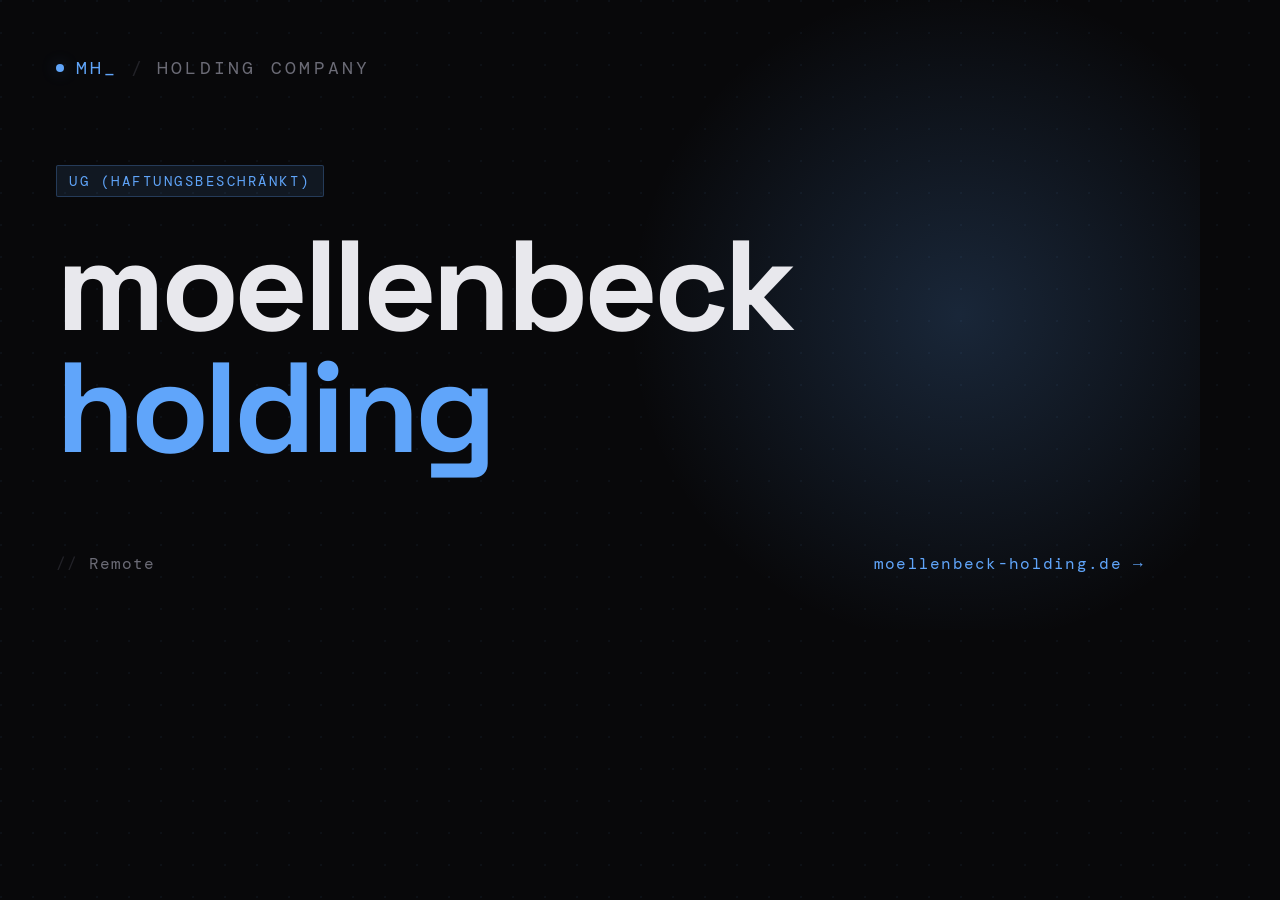
<file: og-banner.html>
<!DOCTYPE html>
<html lang="de">
<head>
  <meta charset="UTF-8">
  <title>OG Banner</title>
  <link rel="stylesheet" href="https://fonts.googleapis.com/css2?family=DM+Mono:wght@300;400;500&family=Space+Grotesk:wght@400;500;600;700&display=swap">
  <style>
    :root {
      --bg: #08080a;
      --text: #e8e8ed;
      --text-muted: #6b6b76;
      --accent: #60A5FA;
      --accent-glow: rgba(96, 165, 250, 0.28);
      --border: #222228;
      --mono: 'DM Mono', monospace;
      --display: 'Space Grotesk', sans-serif;
    }
    * { margin: 0; padding: 0; box-sizing: border-box; }
    html, body {
      width: 1200px;
      height: 630px;
      overflow: hidden;
    }
    body {
      background: var(--bg);
      color: var(--text);
      font-family: var(--mono);
      position: relative;
      background-image: radial-gradient(circle at 1px 1px, rgba(96, 165, 250, 0.05) 1px, transparent 0);
      background-size: 32px 32px;
    }
    .glow {
      position: absolute;
      top: 50%;
      right: -120px;
      transform: translateY(-50%);
      width: 720px;
      height: 720px;
      background: radial-gradient(circle, var(--accent-glow) 0%, transparent 65%);
      opacity: 0.7;
      pointer-events: none;
    }
    .frame {
      position: absolute;
      inset: 56px;
      display: flex;
      flex-direction: column;
      justify-content: space-between;
    }
    .top {
      display: flex;
      align-items: center;
      gap: 12px;
      font-family: var(--mono);
      font-size: 18px;
      letter-spacing: 0.18em;
      color: var(--accent);
      text-transform: uppercase;
    }
    .top .dot {
      width: 8px;
      height: 8px;
      border-radius: 50%;
      background: var(--accent);
      box-shadow: 0 0 16px var(--accent-glow);
    }
    .center {
      max-width: 980px;
    }
    .tag {
      display: inline-block;
      font-family: var(--mono);
      font-size: 14px;
      letter-spacing: 0.18em;
      color: var(--accent);
      background: rgba(96, 165, 250, 0.10);
      border: 1px solid rgba(96, 165, 250, 0.25);
      padding: 6px 12px;
      border-radius: 2px;
      text-transform: uppercase;
      margin-bottom: 28px;
    }
    h1 {
      font-family: var(--display);
      font-weight: 700;
      font-size: 128px;
      line-height: 0.95;
      letter-spacing: -0.035em;
    }
    h1 .accent {
      display: block;
      color: var(--accent);
    }
    .bottom {
      display: flex;
      align-items: flex-end;
      justify-content: space-between;
      font-family: var(--mono);
      font-size: 16px;
      color: var(--text-muted);
      letter-spacing: 0.06em;
    }
    .bottom .left::before {
      content: '// ';
      color: var(--border);
    }
    .bottom .right {
      color: var(--accent);
      letter-spacing: 0.08em;
      margin-left: auto;
    }
  </style>
</head>
<body>
  <div class="glow"></div>
  <div class="frame">
    <div class="top">
      <span class="dot"></span>
      <span>MH_</span>
      <span style="color: var(--border);">/</span>
      <span style="color: var(--text-muted);">Holding Company</span>
    </div>

    <div class="center">
      <span class="tag">UG (haftungsbeschränkt)</span>
      <h1>moellenbeck<span class="accent">holding</span></h1>
    </div>

    <div class="bottom">
      <span class="left">Remote</span>
      <span class="right">moellenbeck-holding.de &rarr;</span>
    </div>
  </div>
</body>
</html>
</file>
<file: style.css>
@import url('https://fonts.googleapis.com/css2?family=DM+Mono:wght@300;400;500&family=Space+Grotesk:wght@400;500;600;700&display=swap');

:root {
  --bg: #08080a;
  --bg-elevated: #111114;
  --bg-card: #16161a;
  --text: #e8e8ed;
  --text-muted: #6b6b76;
  --accent: #60A5FA;
  --accent-dim: rgba(96, 165, 250, 0.10);
  --accent-glow: rgba(96, 165, 250, 0.28);
  --border: #222228;
  --mono: 'DM Mono', 'Fira Code', monospace;
  --display: 'Space Grotesk', sans-serif;
}

* {
  margin: 0;
  padding: 0;
  box-sizing: border-box;
}

html {
  font-size: 16px;
  scroll-behavior: smooth;
}

body {
  font-family: var(--mono);
  font-weight: 300;
  color: var(--text);
  background-color: var(--bg);
  line-height: 1.7;
  min-height: 100vh;
  display: flex;
  flex-direction: column;
  overflow-x: hidden;
  background-image:
    radial-gradient(circle at 1px 1px, rgba(96, 165, 250, 0.05) 1px, transparent 0);
  background-size: 32px 32px;
}

/* ============ NAV ============ */

nav {
  position: fixed;
  top: 0;
  left: 0;
  right: 0;
  z-index: 100;
  padding: 1rem 2rem;
  display: flex;
  justify-content: space-between;
  align-items: center;
  background: rgba(8, 8, 10, 0.85);
  backdrop-filter: blur(12px);
  -webkit-backdrop-filter: blur(12px);
  border-bottom: 1px solid var(--border);
  animation: fadeDown 0.6s ease-out both;
}

nav .logo {
  display: flex;
  align-items: center;
  text-decoration: none;
}

nav .logo img {
  height: 28px;
  width: auto;
  display: block;
}

nav .nav-links {
  display: flex;
  gap: 1.5rem;
}

nav .nav-links a {
  font-family: var(--mono);
  font-size: 0.75rem;
  font-weight: 400;
  color: var(--text-muted);
  text-decoration: none;
  letter-spacing: 0.04em;
  transition: color 0.3s ease;
  position: relative;
}

nav .nav-links a::before {
  content: '>';
  margin-right: 0.35rem;
  color: var(--border);
  transition: color 0.3s ease;
}

nav .nav-links a:hover {
  color: var(--accent);
}

nav .nav-links a:hover::before {
  color: var(--accent);
}

/* ============ HERO (index) ============ */

.hero-wrapper {
  flex: 1;
  display: flex;
  align-items: center;
  justify-content: center;
  padding: 6rem 2rem 4rem;
  position: relative;
  overflow: hidden;
}

.hero-wrapper::before {
  content: '';
  position: absolute;
  top: 50%;
  left: 50%;
  transform: translate(-50%, -50%);
  width: 500px;
  height: 500px;
  background: radial-gradient(circle, var(--accent-glow) 0%, transparent 70%);
  opacity: 0.3;
  pointer-events: none;
  animation: pulse 4s ease-in-out infinite alternate;
}

.hero {
  text-align: left;
  max-width: 720px;
  width: 100%;
  position: relative;
  z-index: 1;
}

.hero .tag {
  display: inline-block;
  font-family: var(--mono);
  font-size: 0.7rem;
  font-weight: 500;
  color: var(--accent);
  background: var(--accent-dim);
  border: 1px solid rgba(96, 165, 250, 0.25);
  padding: 0.3rem 0.75rem;
  border-radius: 2px;
  letter-spacing: 0.1em;
  text-transform: uppercase;
  margin-bottom: 1.5rem;
  animation: fadeUp 0.6s ease-out 0.2s both;
}

.hero h1 {
  font-family: var(--display);
  font-weight: 700;
  font-size: clamp(2rem, 8vw, 4.5rem);
  line-height: 1.05;
  letter-spacing: -0.03em;
  color: var(--text);
  margin-bottom: 0.5rem;
  animation: fadeUp 0.6s ease-out 0.35s both;
}

.hero h1 span {
  display: block;
  color: var(--accent);
}

.hero .suffix {
  font-family: var(--mono);
  font-size: 0.8rem;
  font-weight: 300;
  color: var(--text-muted);
  letter-spacing: 0.05em;
  margin-bottom: 2rem;
  animation: fadeUp 0.6s ease-out 0.5s both;
}

.hero .suffix::before {
  content: '// ';
  color: var(--border);
}

.hero .address {
  font-size: 0.8rem;
  color: var(--text-muted);
  border-left: 2px solid var(--accent);
  padding-left: 1rem;
  animation: fadeUp 0.6s ease-out 0.65s both;
}

.hero .cursor {
  display: inline-block;
  width: 2px;
  height: 1em;
  background: var(--accent);
  margin-left: 4px;
  vertical-align: text-bottom;
  animation: blink 1s step-end infinite;
}

/* ============ CONTENT PAGES ============ */

.page-wrapper {
  flex: 1;
  padding: 7rem 2rem 4rem;
  max-width: 720px;
  margin: 0 auto;
  width: 100%;
}

.page-back {
  display: inline-flex;
  align-items: center;
  gap: 0.5rem;
  font-family: var(--mono);
  font-size: 0.75rem;
  color: var(--text-muted);
  text-decoration: none;
  margin-bottom: 2.5rem;
  transition: color 0.3s ease;
  animation: fadeUp 0.5s ease-out 0.1s both;
}

.page-back:hover {
  color: var(--accent);
}

.page-back::before {
  content: '<-';
  font-family: var(--mono);
}

.page-title {
  font-family: var(--display);
  font-weight: 700;
  font-size: clamp(2rem, 5vw, 3rem);
  letter-spacing: -0.03em;
  color: var(--text);
  margin-bottom: 0.5rem;
  animation: fadeUp 0.5s ease-out 0.2s both;
}

.page-title-line {
  width: 3rem;
  height: 3px;
  background: var(--accent);
  border: none;
  margin-bottom: 2.5rem;
  animation: fadeUp 0.5s ease-out 0.3s both;
}

.section {
  margin-bottom: 2rem;
  padding: 1.25rem 1.5rem;
  background: var(--bg-elevated);
  border: 1px solid var(--border);
  border-radius: 4px;
  position: relative;
  animation: fadeUp 0.5s ease-out both;
}

.section:nth-child(1) { animation-delay: 0.35s; }
.section:nth-child(2) { animation-delay: 0.40s; }
.section:nth-child(3) { animation-delay: 0.45s; }
.section:nth-child(4) { animation-delay: 0.50s; }
.section:nth-child(5) { animation-delay: 0.55s; }
.section:nth-child(6) { animation-delay: 0.60s; }
.section:nth-child(7) { animation-delay: 0.65s; }
.section:nth-child(8) { animation-delay: 0.70s; }
.section:nth-child(9) { animation-delay: 0.75s; }

.section::before {
  content: '';
  position: absolute;
  top: 0;
  left: 0;
  width: 3px;
  height: 100%;
  background: var(--accent);
  border-radius: 4px 0 0 4px;
  opacity: 0;
  transition: opacity 0.3s ease;
}

.section:hover::before {
  opacity: 1;
}

.section h2 {
  font-family: var(--display);
  font-weight: 700;
  font-size: 1rem;
  color: var(--accent);
  letter-spacing: 0.02em;
  margin-bottom: 0.75rem;
}

.section h3 {
  font-family: var(--display);
  font-weight: 600;
  font-size: 0.9rem;
  color: var(--text);
  margin-top: 1rem;
  margin-bottom: 0.4rem;
}

.section p {
  font-size: 0.85rem;
  color: var(--text-muted);
  margin-bottom: 0.5rem;
  line-height: 1.8;
}

.section ul {
  list-style: none;
  padding: 0;
  margin-bottom: 0.5rem;
}

.section ul li {
  font-size: 0.85rem;
  color: var(--text-muted);
  padding: 0.2rem 0;
  padding-left: 1.2rem;
  position: relative;
}

.section ul li::before {
  content: '>';
  position: absolute;
  left: 0;
  color: var(--accent);
  font-family: var(--mono);
  font-size: 0.75rem;
}

/* ============ FOOTER ============ */

footer {
  padding: 1.5rem 2rem;
  text-align: center;
  font-size: 0.7rem;
  color: var(--text-muted);
  border-top: 1px solid var(--border);
  background: var(--bg);
  animation: fadeUp 0.6s ease-out 0.8s both;
}

footer a {
  color: var(--text-muted);
  text-decoration: none;
  margin: 0 1rem;
  transition: color 0.3s ease;
  letter-spacing: 0.04em;
}

footer a:hover {
  color: var(--accent);
}

footer .separator {
  color: var(--border);
}

/* ============ ANIMATIONS ============ */

@keyframes fadeUp {
  from {
    opacity: 0;
    transform: translateY(16px);
  }
  to {
    opacity: 1;
    transform: translateY(0);
  }
}

@keyframes fadeDown {
  from {
    opacity: 0;
    transform: translateY(-10px);
  }
  to {
    opacity: 1;
    transform: translateY(0);
  }
}

@keyframes blink {
  50% { opacity: 0; }
}

@keyframes pulse {
  from { opacity: 0.2; transform: translate(-50%, -50%) scale(0.95); }
  to { opacity: 0.4; transform: translate(-50%, -50%) scale(1.05); }
}

/* ============ RESPONSIVE ============ */

@media (max-width: 600px) {
  nav {
    padding: 0.75rem 1rem;
  }

  nav .nav-links {
    gap: 0.75rem;
  }

  .hero-wrapper {
    padding: 5rem 1.25rem 3rem;
  }

  .hero {
    text-align: left;
  }

  .page-wrapper {
    padding: 5.5rem 1.25rem 3rem;
  }

  .section {
    padding: 1rem 1.25rem;
  }

  footer {
    padding: 1.25rem 1rem;
  }

  footer a {
    margin: 0 0.5rem;
  }
}
</file>
